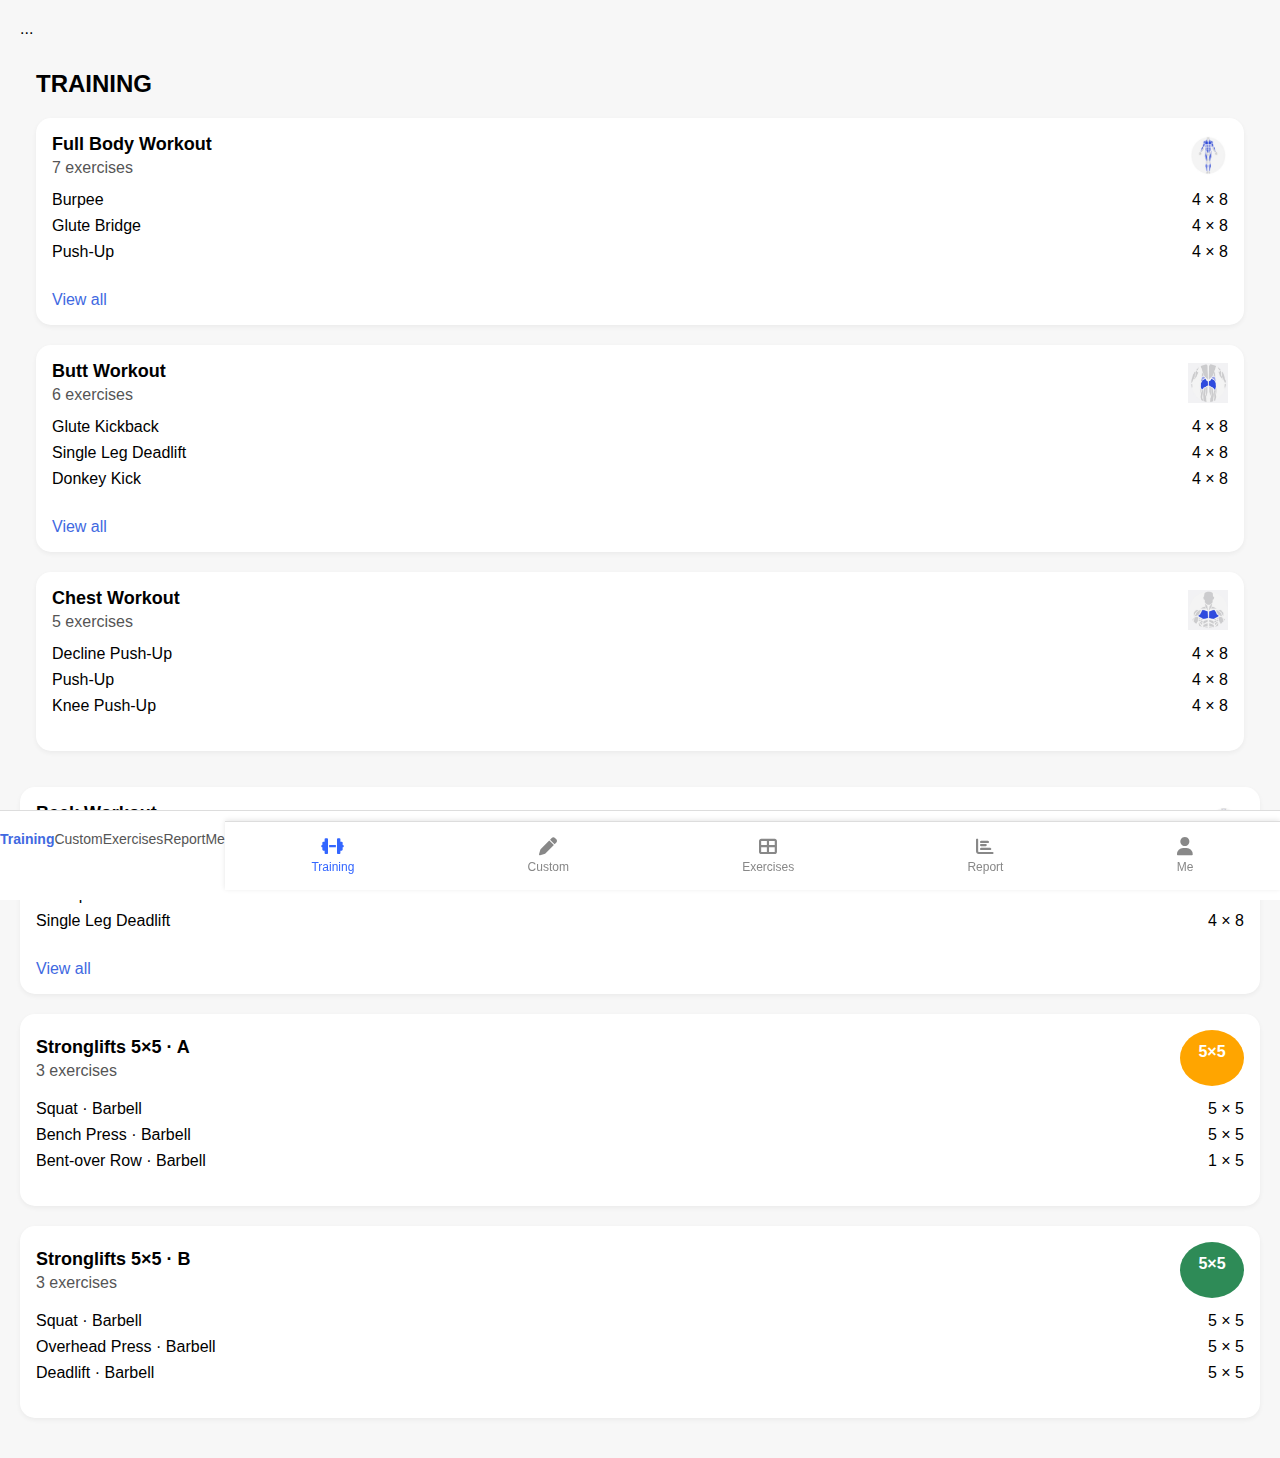
<file: html/index.html>
<!DOCTYPE html>
<html lang="en">
<head>
    <head>
        ...
        <link href="https://cdnjs.cloudflare.com/ajax/libs/font-awesome/6.4.0/css/all.min.css" rel="stylesheet">
  <meta charset="UTF-8" />
  <meta name="viewport" content="width=device-width, initial-scale=1.0"/>
  <title>Workout App</title>
  <link rel="stylesheet" href="style.css" />
</head>
<body>
  <div class="container">
    <h1>TRAINING</h1>

    <div class="card">
      <div class="card-header">
        <div>
          <h2>Full Body Workout</h2>
          <p>7 exercises</p>
        </div>
        <img src="full-body-icon.png" alt="Full body icon">
      </div>
      <ul>
        <li>Burpee <span>4 × 8</span></li>
        <li>Glute Bridge <span>4 × 8</span></li>
        <li>Push-Up <span>4 × 8</span></li>
      </ul>
      <a href="#">View all</a>
    </div>

    <div class="card">
      <div class="card-header">
        <div>
          <h2>Butt Workout</h2>
          <p>6 exercises</p>
        </div>
        <img src="butt-icon.png" alt="Butt icon">
      </div>
      <ul>
        <li>Glute Kickback <span>4 × 8</span></li>
        <li>Single Leg Deadlift <span>4 × 8</span></li>
        <li>Donkey Kick <span>4 × 8</span></li>
      </ul>
      <a href="#">View all</a>
    </div>

    <div class="card">
      <div class="card-header">
        <div>
          <h2>Chest Workout</h2>
          <p>5 exercises</p>
        </div>
        <img src="chest-icon.png" alt="Chest icon">
      </div>
      <ul>
        <li>Decline Push-Up <span>4 × 8</span></li>
        <li>Push-Up <span>4 × 8</span></li>
        <li>Knee Push-Up <span>4 × 8</span></li>
      </ul>
    </div>
  </div>

  <div class="card">
    <div class="card-header">
      <div>
        <h2>Back Workout</h2>
        <p>5 exercises</p>
      </div>
      <img src="back-icon.png" alt="Back icon">
    </div>
    <ul>
      <li>Supine Floor Row <span>4 × 8</span></li>
      <li>Pull Up <span>4 × 8</span></li>
      <li>Single Leg Deadlift <span>4 × 8</span></li>
    </ul>
    <a href="#">View all</a>
  </div>
  
  <div class="card">
    <div class="card-header">
      <div>
        <h2>Stronglifts 5×5 · A</h2>
        <p>3 exercises</p>
      </div>
      <div class="badge badge-orange">5×5</div>
    </div>
    <ul>
      <li>Squat · Barbell <span>5 × 5</span></li>
      <li>Bench Press · Barbell <span>5 × 5</span></li>
      <li>Bent-over Row · Barbell <span>1 × 5</span></li>
    </ul>
  </div>
  
  <div class="card">
    <div class="card-header">
      <div>
        <h2>Stronglifts 5×5 · B</h2>
        <p>3 exercises</p>
      </div>
      <div class="badge badge-green">5×5</div>
    </div>
    <ul>
      <li>Squat · Barbell <span>5 × 5</span></li>
      <li>Overhead Press · Barbell <span>5 × 5</span></li>
      <li>Deadlift · Barbell <span>5 × 5</span></li>
    </ul>
  </div>

  <nav class="bottom-nav">
    <a class="active">Training</a>
    <a>Custom</a>
    <a>Exercises</a>
    <a>Report</a>
    <a>Me</a>

    <div class="footer">
  <div class="footer-item active">
    <i class="fas fa-dumbbell"></i>
    <span>Training</span>
  </div>
  <div class="footer-item">
    <i class="fas fa-pen"></i>
    <span>Custom</span>
  </div>
  <div class="footer-item">
    <i class="fas fa-th-large"></i>
    <span>Exercises</span>
  </div>
  <div class="footer-item">
    <i class="fas fa-chart-bar"></i>
    <span>Report</span>
  </div>
  <div class="footer-item">
    <i class="fas fa-user"></i>
    <span>Me</span>
  </div>
</div>
  </nav>
</body>
</html>
</file>
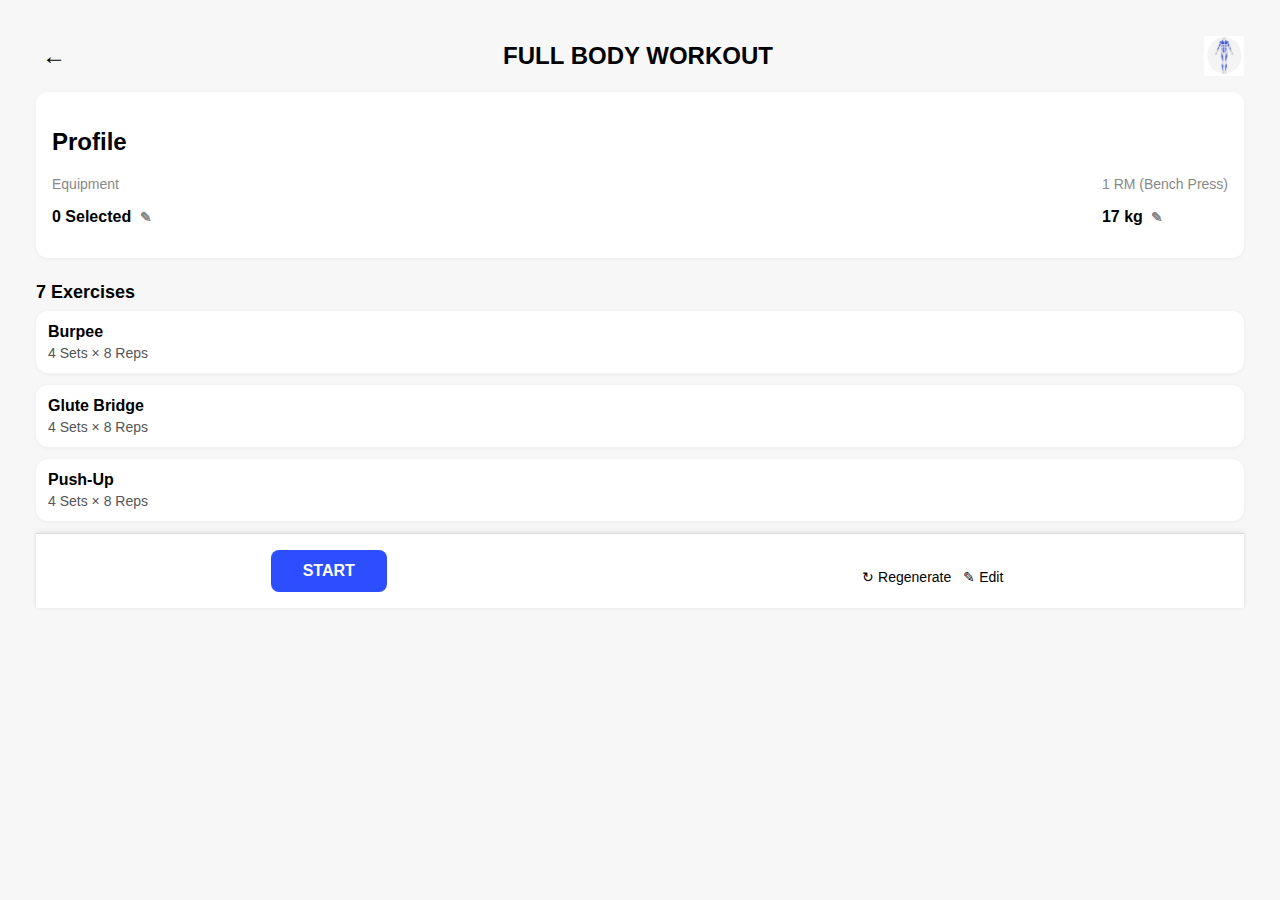
<file: html/full-body-workout.html>
<!DOCTYPE html>
<html lang="en">
<head>
  <meta charset="UTF-8">
  <meta name="viewport" content="width=device-width, initial-scale=1">
  <title>Full Body Workout</title>
  <link rel="stylesheet" href="style.css">
</head>
<body>
  <div class="container">

    <header class="header">
      <button class="back-button">←</button>
      <h1>FULL BODY WORKOUT</h1>
      <img src="full-body-icon.png" alt="Muscle" class="muscle-icon">
    </header>

    <section class="profile">
      <h2>Profile</h2>
      <div class="profile-row">
        <div>
          <p class="label">Equipment</p>
          <p class="value">0 Selected <span class="edit">✎</span></p>
        </div>
        <div>
          <p class="label">1 RM (Bench Press)</p>
          <p class="value">17 kg <span class="edit">✎</span></p>
        </div>
      </div>
    </section>

    <section class="exercise-section">
      <h2>7 Exercises</h2>

      <div class="exercise-card">
        <div class="exercise-info">
          <h3>Burpee</h3>
          <p>4 Sets × 8 Reps</p>
        </div>
      </div>

      <div class="exercise-card">
        <div class="exercise-info">
          <h3>Glute Bridge</h3>
          <p>4 Sets × 8 Reps</p>
        </div>
      </div>

      <div class="exercise-card">
        <div class="exercise-info">
          <h3>Push-Up</h3>
          <p>4 Sets × 8 Reps</p>
        </div>
      </div>
    </section>

    <footer class="footer">
      <button class="start-btn">START</button>
      <div class="footer-actions">
        <button class="footer-icon">↻ Regenerate</button>
        <button class="footer-icon">✎ Edit</button>
      </div>
    </footer>
  </div>
</body>
</html>
</file>
<file: html/style.css>
body {
    font-family: 'Arial', sans-serif;
    background: #f4f6f5;
    margin: 0;
    padding: 20px;
    color: #000;
  }
  
  h1 {
    font-size: 24px;
    font-weight: bold;
    margin-bottom: 20px;
  }
  
  .container {
    padding-bottom: 0px;
  }
  
  .card {
    background: white;
    border-radius: 15px;
    padding: 16px;
    margin-bottom: 20px;
    box-shadow: 0 2px 5px rgba(0,0,0,0.05);
  }
  
  .card-header {
    display: flex;
    justify-content: space-between;
    align-items: center;
  }
  
  .card-header h2 {
    margin: 0;
    font-size: 18px;
  }
  
  .card-header p {
    margin: 4px 0 0;
    color: #555;
  }
  
  .card img {
    width: 40px;
    height: 40px;
  }
  
  ul {
    list-style: none;
    padding: 0;
    margin-top: 10px;
  }
  
  li {
    display: flex;
    justify-content: space-between;
    padding: 4px 0;
    font-size: 16px;
  }
  
  a {
    color: #4169e1;
    text-decoration: none;
    font-weight: 500;
    display: inline-block;
    margin-top: 10px;
  }
  
  .bottom-nav {
    position: fixed;
    bottom: 0;
    left: 0;
    right: 0;
    background: white;
    border-top: 1px solid #ddd;
    display: flex;
    justify-content: space-around;
    padding: 10px 0;
    font-size: 14px;
  }
  
  .bottom-nav a {
    color: #555;
    text-decoration: none;
  }
  
  .bottom-nav a.active {
    color: #4169e1;
    font-weight: bold;
  }
  .badge {
    display: inline-block;
    color: white;
    font-weight: bold;
    padding: 6px 10px;
    border-radius: 50%;
    text-align: center;
    width: 44px;
    height: 44px;
    line-height: 32px;
    font-size: 16px;
    margin-left: auto;
  }
  
  .badge-orange {
    background-color: #FFA500;
  }
  
  .badge-green {
    background-color: #2E8B57;
  }
  .footer {
    position: fixed;
    bottom: 0;
    width: 100%;
    background-color: white;
    display: flex;
    justify-content: space-around;
    padding: 10px 0;
    box-shadow: 0 -1px 5px rgba(0,0,0,0.1);
  }
  
  .footer-item {
    display: flex;
    flex-direction: column;
    align-items: center;
    font-size: 12px;
    color: #888;
  }
  
  .footer-item i {
    font-size: 18px;
    margin-bottom: 4px;
  }
  
  .footer-item.active {
    color: #3366ff;
  }
  body {
    margin: 0;
    font-family: 'Helvetica Neue', sans-serif;
    background-color: #f7f7f7;
  }
  
  .container {
    padding: 16px;
  }
  
  .header {
    display: flex;
    align-items: center;
    justify-content: space-between;
  }
  
  .back-button {
    background: none;
    border: none;
    font-size: 24px;
    cursor: pointer;
  }
  
  .header h1 {
    font-size: 24px;
    font-weight: bold;
    margin: 0 auto;
  }
  
  .muscle-icon {
    width: 40px;
    height: 40px;
  }
  
  .profile {
    background: #fff;
    border-radius: 12px;
    padding: 16px;
    margin-top: 16px;
    box-shadow: 0 1px 4px rgba(0,0,0,0.05);
  }
  
  .profile-row {
    display: flex;
    justify-content: space-between;
  }
  
  .label {
    font-size: 14px;
    color: #888;
    margin: 0;
  }
  
  .value {
    font-weight: bold;
    font-size: 16px;
  }
  
  .edit {
    font-size: 14px;
    color: #888;
    margin-left: 4px;
  }
  
  .exercise-section {
    margin-top: 24px;
  }
  
  .exercise-section h2 {
    font-size: 18px;
    margin-bottom: 8px;
  }
  
  .exercise-card {
    background: #fff;
    border-radius: 12px;
    display: flex;
    align-items: center;
    padding: 12px;
    margin-bottom: 12px;
    box-shadow: 0 1px 4px rgba(0,0,0,0.05);
  }
  
  .exercise-card img {
    width: 60px;
    height: 60px;
    margin-right: 12px;
  }
  
  .exercise-info h3 {
    margin: 0;
    font-size: 16px;
  }
  
  .exercise-info p {
    margin: 4px 0 0;
    color: #555;
    font-size: 14px;
  }
  
  .footer {
    position: sticky;
    bottom: 0;
    background: #fff;
    padding: 16px 0;
    text-align: center;
    border-top: 1px solid #ddd;
  }
  
  .start-btn {
    background-color: #2d4eff;
    color: #fff;
    border: none;
    padding: 12px 32px;
    border-radius: 8px;
    font-size: 16px;
    font-weight: bold;
    cursor: pointer;
  }
  
  .footer-actions {
    display: flex;
    justify-content: space-evenly;
    margin-top: 12px;
  }
  
  .footer-icon {
    background: none;
    border: none;
    font-size: 14px;
    cursor: pointer;
  }
</file>
